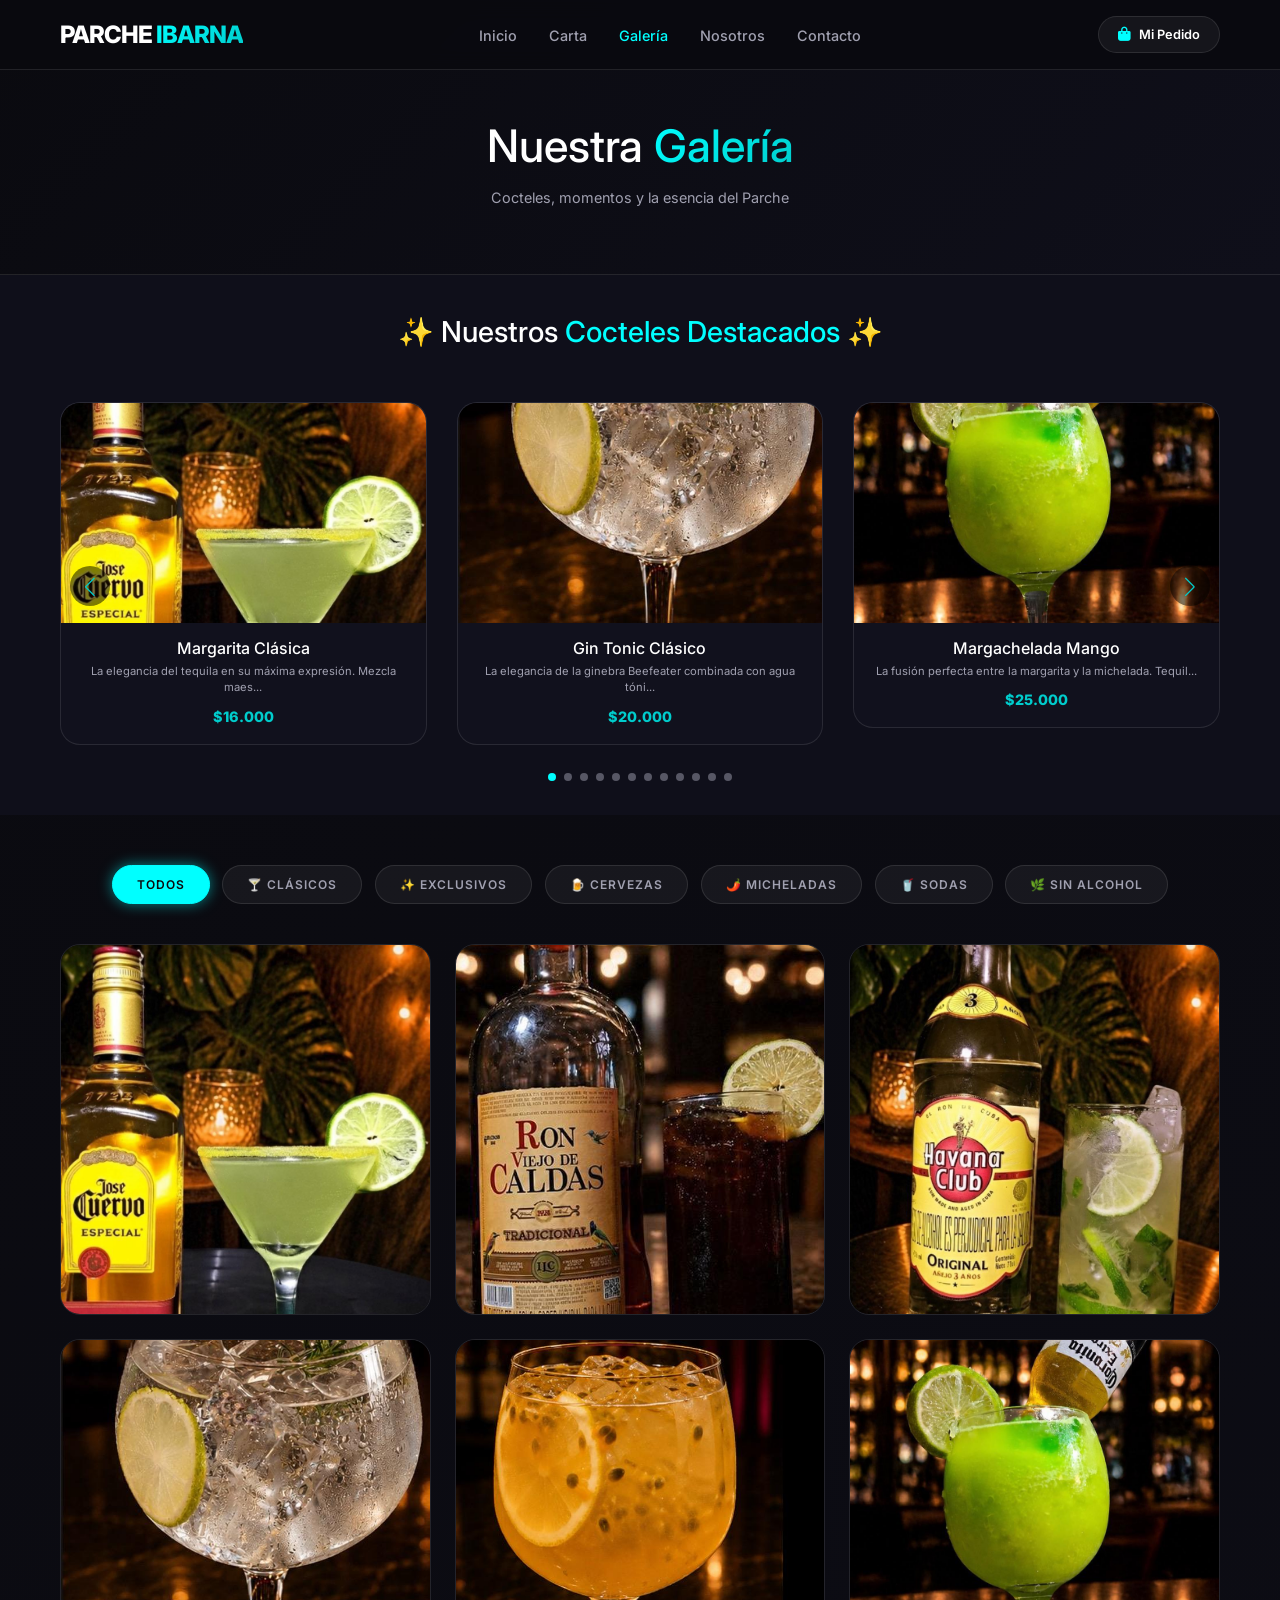
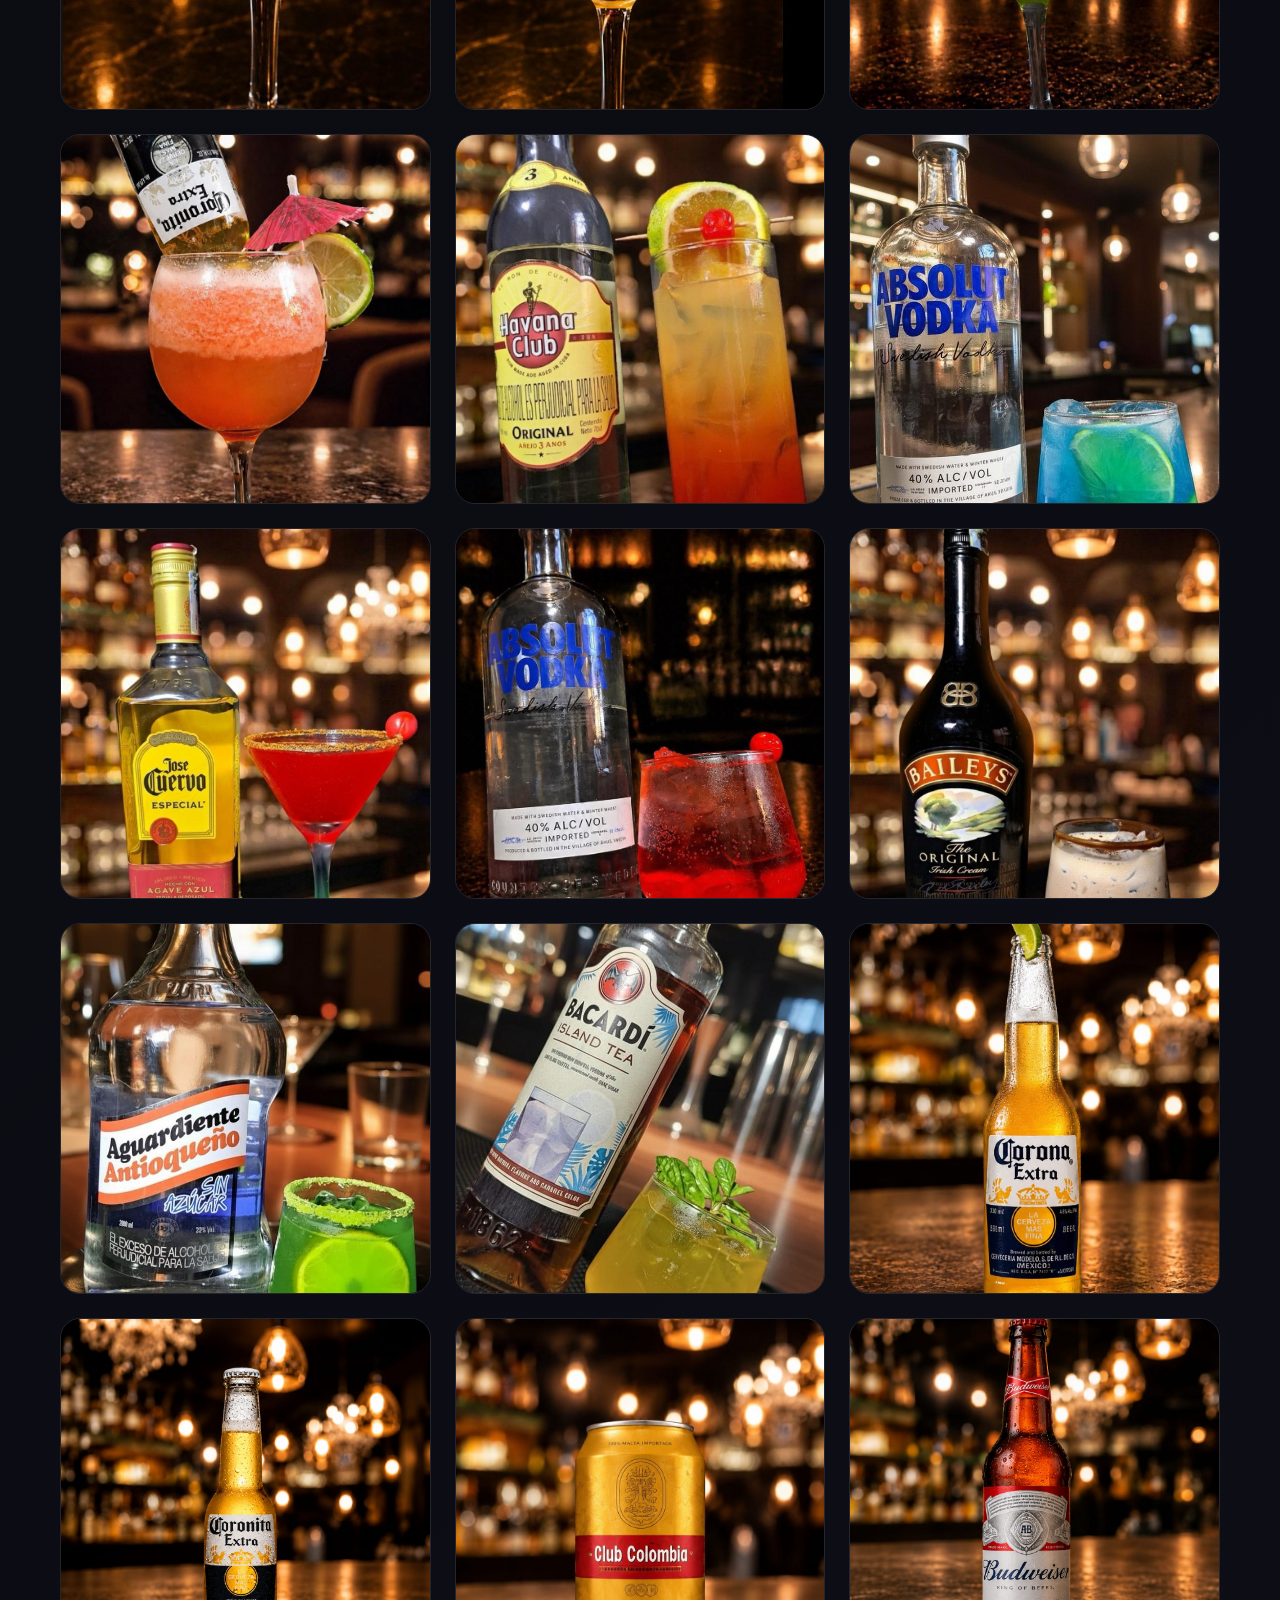
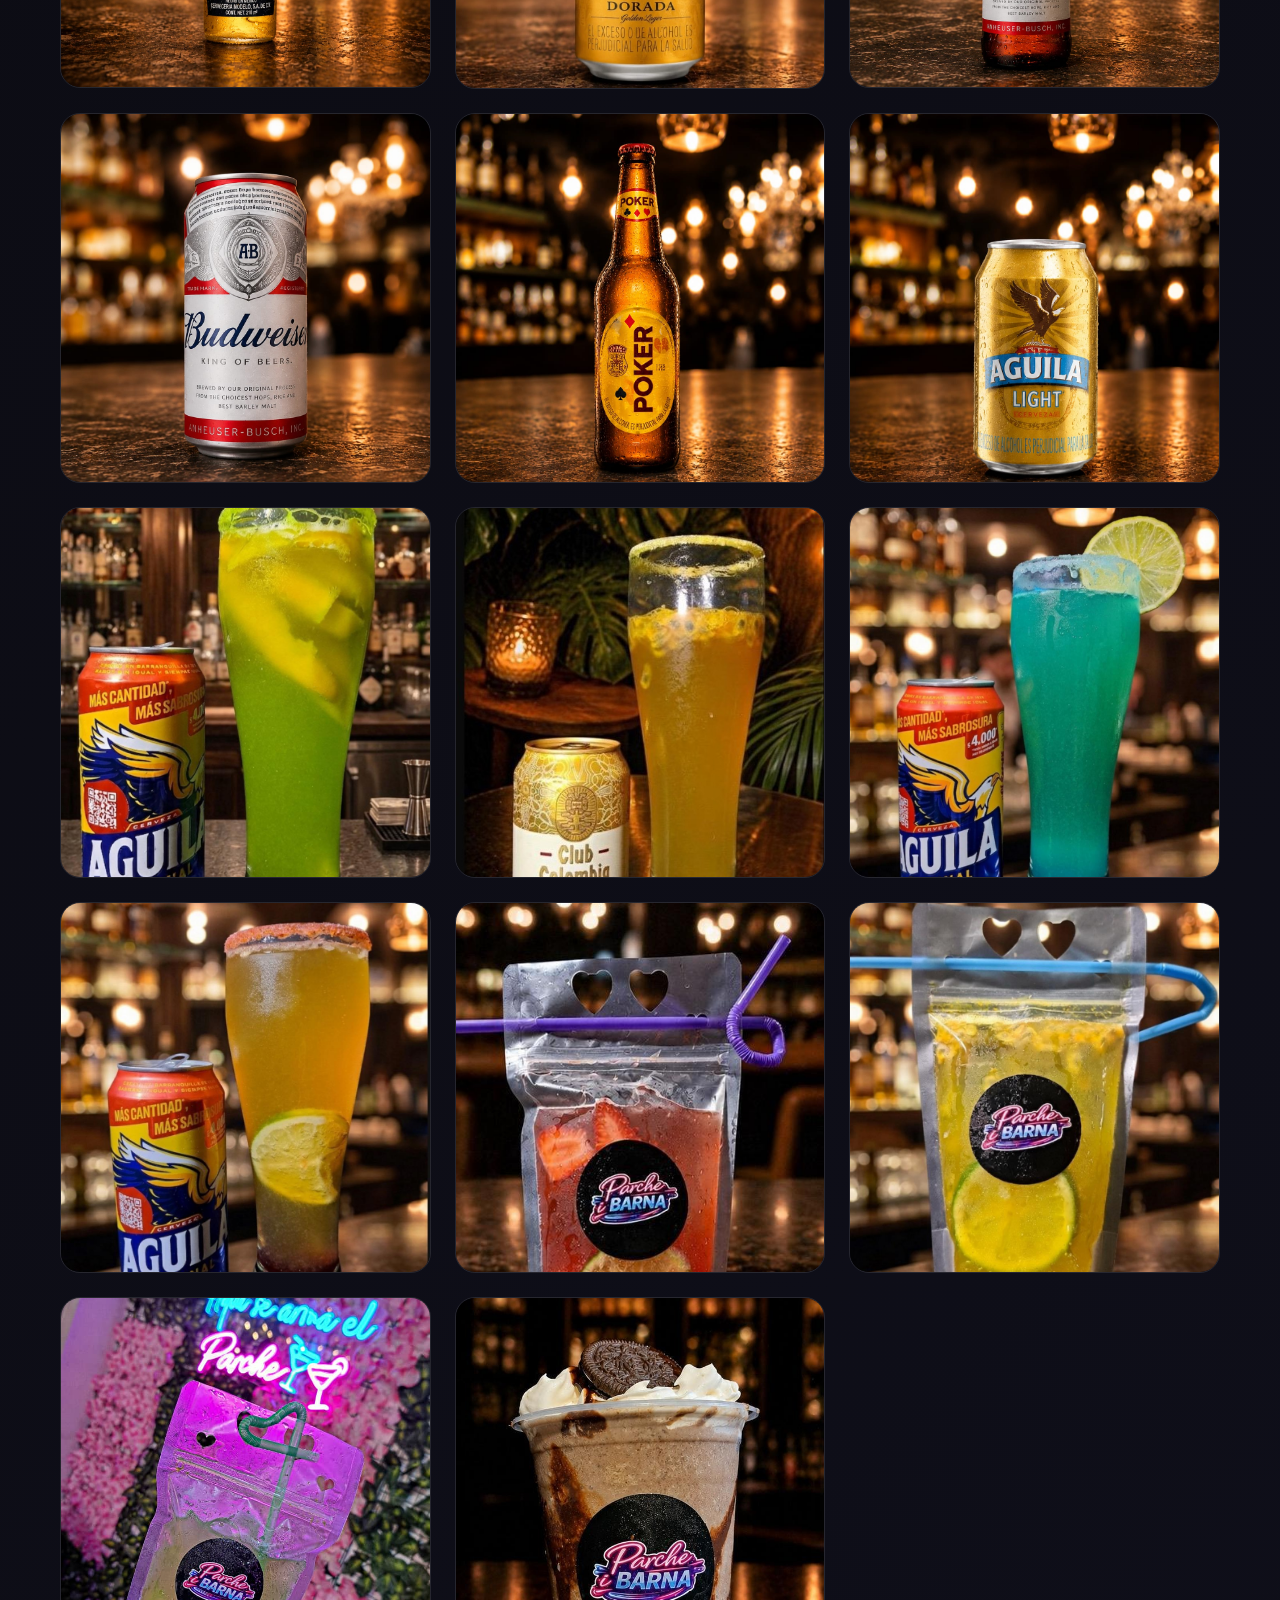
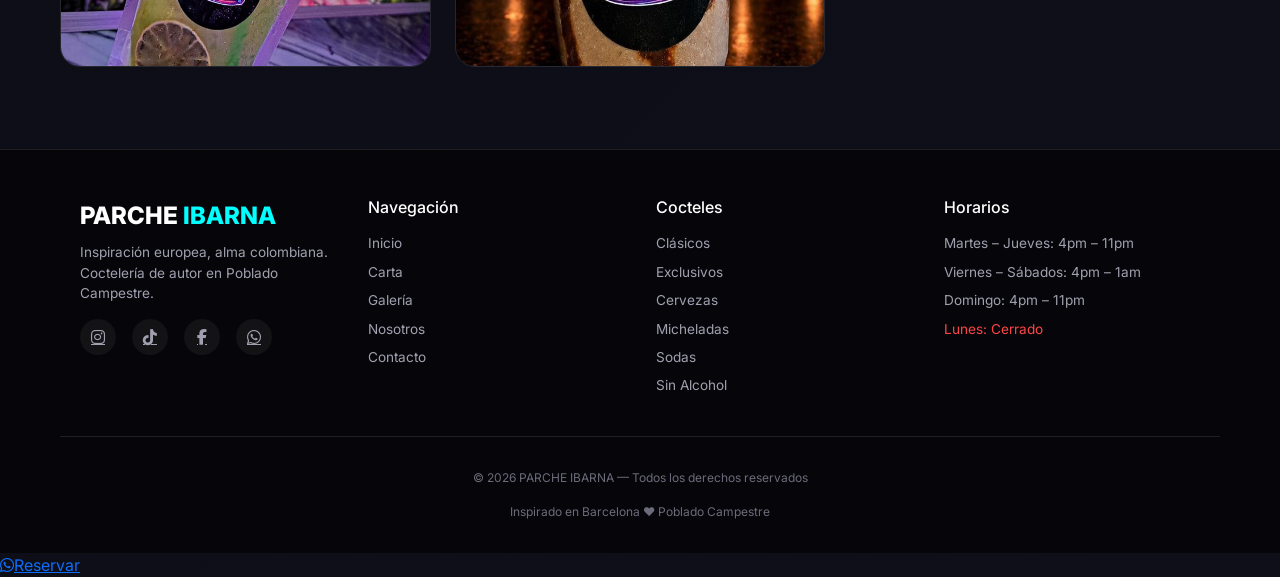
<file: galeria.html>
<!DOCTYPE html>
<html lang="es">
<head>
  <meta charset="UTF-8">
  <meta name="viewport" content="width=device-width, initial-scale=1.0, user-scalable=yes">
  <meta name="description" content="Galería de cocteles PARCHE IBARNA | Imágenes de nuestras creaciones y ambiente.">
  <title>Galería | PARCHE IBARNA - Coctelería de Élite</title>
  
  <link href="https://cdn.jsdelivr.net/npm/bootstrap@5.3.2/dist/css/bootstrap.min.css" rel="stylesheet">
  <link rel="stylesheet" href="https://cdnjs.cloudflare.com/ajax/libs/font-awesome/6.5.0/css/all.min.css">
  <link href="https://fonts.googleapis.com/css2?family=Inter:wght@300;400;500;600;700;800&display=swap" rel="stylesheet">
  <link rel="stylesheet" href="https://cdn.jsdelivr.net/npm/swiper@11/swiper-bundle.min.css" />
  
  <link rel="stylesheet" href="css/global.css">
  <link rel="stylesheet" href="css/galeria.css">
</head>
<body>

<header class="header">
  <nav class="navbar">
    <div class="container">
      <a href="index.html" class="logo">PARCHE <span>IBARNA</span></a>
      <button class="mobile-menu-btn" id="mobileMenuBtn"><i class="fas fa-bars"></i></button>
      <ul class="nav-menu" id="navMenu">
        <li><a href="index.html">Inicio</a></li>
        <li><a href="menu.html">Carta</a></li>
        <li><a href="galeria.html" class="active">Galería</a></li>
        <li><a href="nosotros.html">Nosotros</a></li>
        <li><a href="contacto.html">Contacto</a></li>
      </ul>
      <div class="header-buttons">
        <a href="ordenes.html" class="btn-orders">
          <i class="fas fa-shopping-bag"></i>
          <span>Mi Pedido</span>
          <span class="cart-badge" id="cartBadge">0</span>
        </a>
      </div>
    </div>
  </nav>
</header>

<main>
  <!-- Hero Section -->
  <section class="galeria-hero">
    <div class="container">
      <h1>Nuestra <span>Galería</span></h1>
      <p>Cocteles, momentos y la esencia del Parche</p>
    </div>
  </section>

  <!-- Carrusel Superior - 12 imágenes destacadas -->
  <section class="galeria-carousel">
    <div class="container">
      <h2 class="carousel-title">✨ Nuestros <span>Cocteles Destacados</span> ✨</h2>
      <div class="swiper galeria-swiper">
        <div class="swiper-wrapper" id="carousel-wrapper">
          <!-- Las imágenes se cargarán dinámicamente desde JS -->
        </div>
        <div class="swiper-pagination"></div>
        <div class="swiper-button-prev"></div>
        <div class="swiper-button-next"></div>
      </div>
    </div>
  </section>

  <!-- Filtros y Galería Completa - CATEGORÍAS CORREGIDAS -->
  <section class="galeria-section">
    <div class="container">
      <div class="galeria-filters">
        <button class="filter-btn active" data-filter="all">Todos</button>
        <button class="filter-btn" data-filter="clasicos">🍸 Clásicos</button>
        <button class="filter-btn" data-filter="signature">✨ Exclusivos</button>
        <button class="filter-btn" data-filter="cervezas">🍺 Cervezas</button>
        <button class="filter-btn" data-filter="micheladas">🌶️ Micheladas</button>
        <button class="filter-btn" data-filter="sodas">🥤 Sodas</button>
        <button class="filter-btn" data-filter="sin-alcohol">🌿 Sin Alcohol</button>
      </div>
      <div id="galeria-grid" class="galeria-grid"></div>
    </div>
  </section>
</main>

<footer class="footer">
  <div class="container">
    <div class="footer-content">
      <div class="footer-brand">
        <a href="index.html" class="footer-logo">PARCHE<span> IBARNA</span></a>
        <p>Inspiración europea, alma colombiana. Coctelería de autor en Poblado Campestre.</p>
        <div class="social-links">
          <a href="#"><i class="fab fa-instagram"></i></a>
          <a href="#"><i class="fab fa-tiktok"></i></a>
          <a href="#"><i class="fab fa-facebook-f"></i></a>
          <a href="#"><i class="fab fa-whatsapp"></i></a>
        </div>
      </div>
      <div class="footer-links">
        <h4>Navegación</h4>
        <a href="index.html">Inicio</a>
        <a href="menu.html">Carta</a>
        <a href="galeria.html">Galería</a>
        <a href="nosotros.html">Nosotros</a>
        <a href="contacto.html">Contacto</a>
      </div>
      <div class="footer-links">
        <h4>Cocteles</h4>
        <a href="menu.html#clasicos">Clásicos</a>
        <a href="menu.html#exclusivos">Exclusivos</a>
        <a href="menu.html#cervezas">Cervezas</a>
        <a href="menu.html#micheladas">Micheladas</a>
        <a href="menu.html#sodas">Sodas</a>
        <a href="menu.html#sin-alcohol">Sin Alcohol</a>
      </div>
      <div class="footer-hours">
        <h4>Horarios</h4>
        <p>Martes – Jueves: 4pm – 11pm</p>
        <p>Viernes – Sábados: 4pm – 1am</p>
        <p>Domingo: 4pm – 11pm</p>
        <p class="closed">Lunes: Cerrado</p>
      </div>
    </div>
    <div class="footer-bottom">
      <p>© 2026 PARCHE IBARNA — Todos los derechos reservados</p>
      <p>Inspirado en Barcelona ❤️ Poblado Campestre</p>
    </div>
  </div>
</footer>

<a href="https://wa.me/573204901827" class="whatsapp-float" target="_blank"><i class="fab fa-whatsapp"></i><span>Reservar</span></a>

<script src="https://cdn.jsdelivr.net/npm/bootstrap@5.3.2/dist/js/bootstrap.bundle.min.js"></script>
<script src="https://cdn.jsdelivr.net/npm/swiper@11/swiper-bundle.min.js"></script>
<script src="js/global.js"></script>
<script src="js/menu-data.js"></script>
<script src="js/galeria.js"></script>
</body>
</html>
</file>
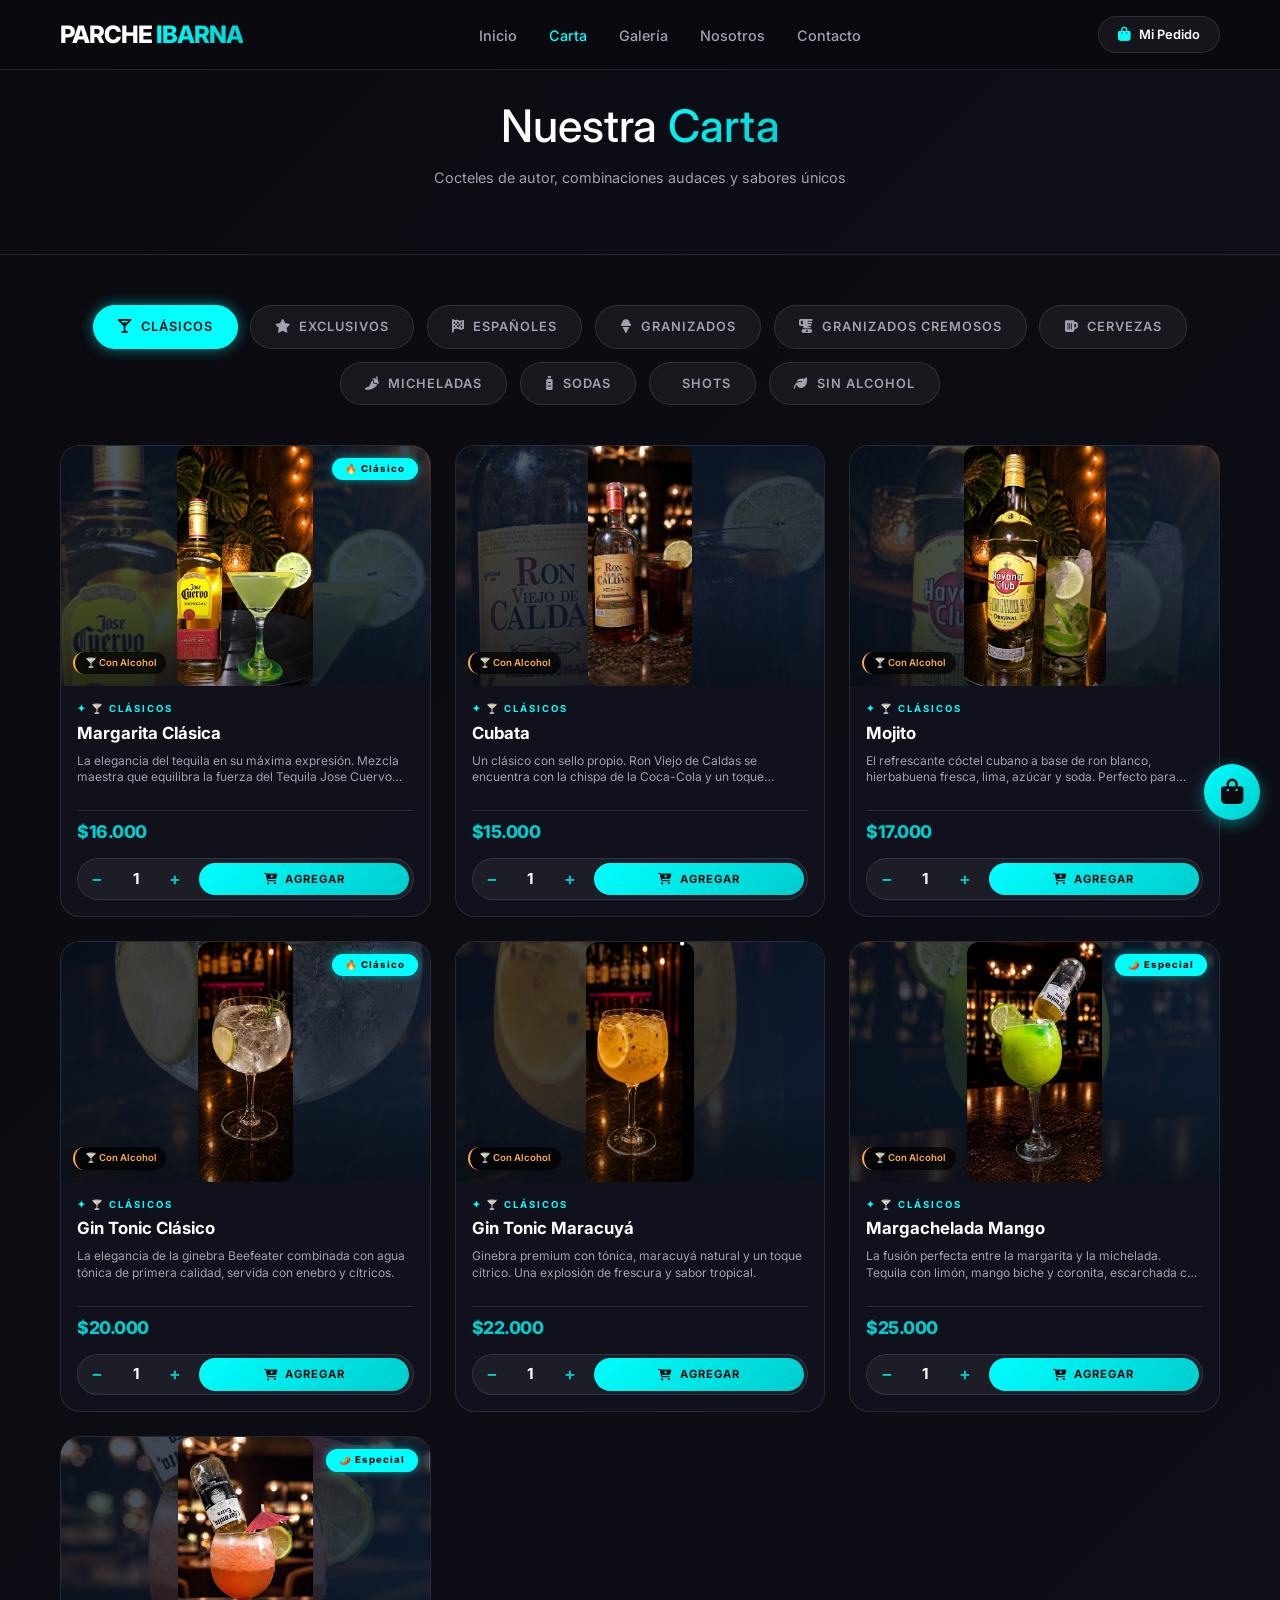
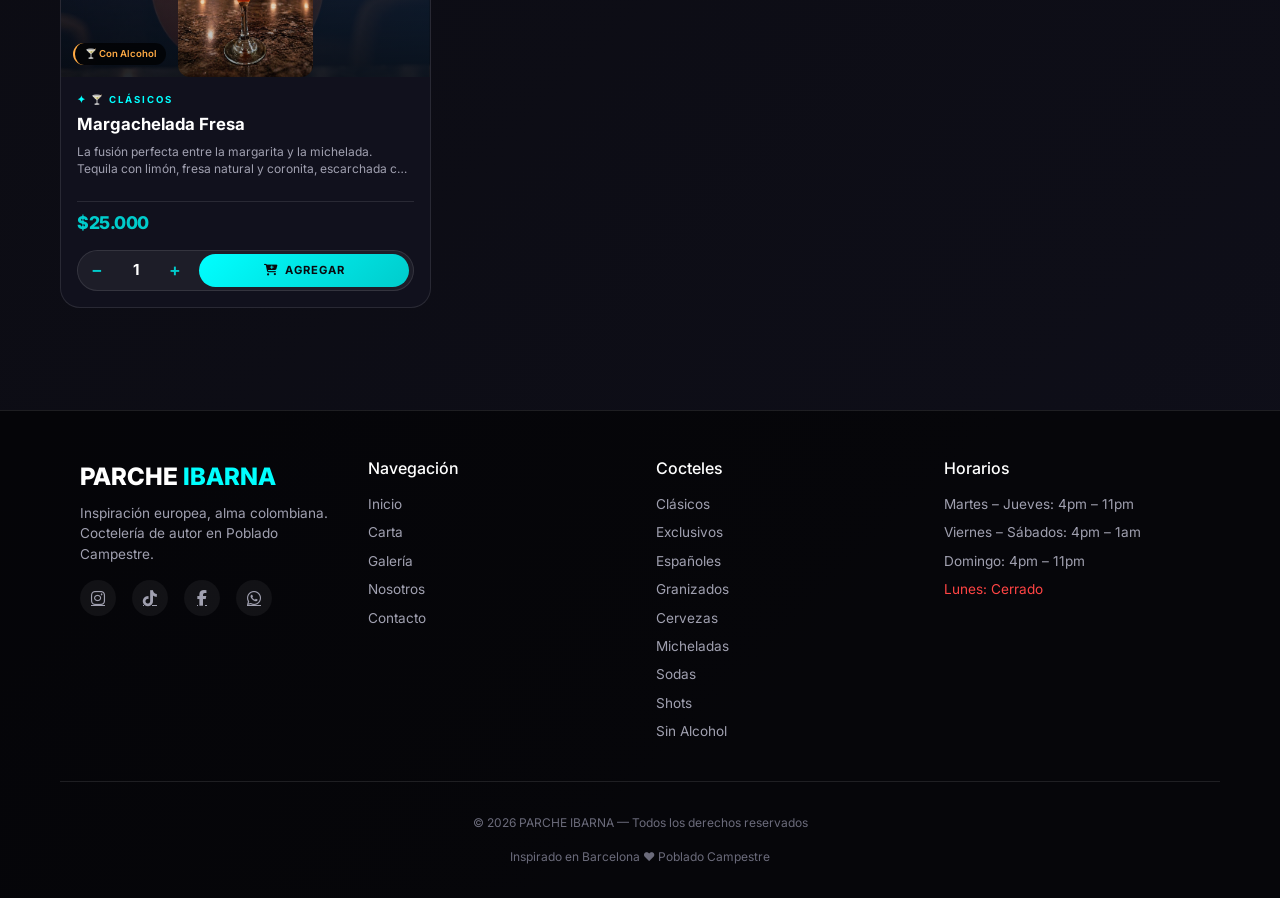
<file: menu.html>
<!DOCTYPE html>
<html lang="es">
<head>
  <meta charset="UTF-8">
  <meta name="viewport" content="width=device-width, initial-scale=1.0, user-scalable=yes">
  <meta name="description" content="Carta de cocteles PARCHE IBARNA | Cocteles con alcohol y sin alcohol, mixología de autor.">
  <title>Carta | PARCHE IBARNA - Coctelería de Élite</title>
  
  <!-- Fonts & Icons -->
  <link href="https://cdn.jsdelivr.net/npm/bootstrap@5.3.2/dist/css/bootstrap.min.css" rel="stylesheet">
  <link rel="stylesheet" href="https://cdnjs.cloudflare.com/ajax/libs/font-awesome/6.5.0/css/all.min.css">
  <link href="https://fonts.googleapis.com/css2?family=Inter:wght@300;400;500;600;700;800&family=Plus+Jakarta+Sans:wght@400;500;600;700;800&display=swap" rel="stylesheet">
  
  <!-- Custom CSS -->
  <link rel="stylesheet" href="css/global.css">
  <link rel="stylesheet" href="css/menu.css">
</head>
<body>

<header class="header">
  <nav class="navbar">
    <div class="container">
      <a href="index.html" class="logo">PARCHE <span>IBARNA</span></a>
      <button class="mobile-menu-btn" id="mobileMenuBtn" aria-label="Menú">
        <i class="fas fa-bars"></i>
      </button>
      <ul class="nav-menu" id="navMenu">
        <li><a href="index.html">Inicio</a></li>
        <li><a href="menu.html" class="active">Carta</a></li>
        <li><a href="galeria.html">Galería</a></li>
        <li><a href="nosotros.html">Nosotros</a></li>
        <li><a href="contacto.html">Contacto</a></li>
        <li class="mobile-order-btn">
          <a href="ordenes.html" class="btn-order-mobile" id="ordenesLinkMobile">
            <i class="fas fa-shopping-bag"></i>
            <span>Mi Pedido</span>
            <span class="cart-badge" id="cartBadgeMobile">0</span>
          </a>
        </li>
      </ul>
      <div class="header-buttons">
        <a href="ordenes.html" class="btn-orders" id="ordenesLinkDesktop">
          <i class="fas fa-shopping-bag"></i>
          <span>Mi Pedido</span>
          <span class="cart-badge" id="cartBadge">0</span>
        </a>
      </div>
    </div>
  </nav>
</header>

<!-- Banner de mesa (se muestra si viene del QR) -->
<div class="mesa-banner-top" id="mesaBannerTop" style="display: none;">
  <div class="container">
    <div class="mesa-banner-content">
      <i class="fas fa-qrcode"></i>
      <span id="mesaNumeroTexto"></span>
    </div>
  </div>
</div>

<!-- Hero Section -->
<section class="menu-hero">
  <div class="container">
    <h1>Nuestra <span>Carta</span></h1>
    <p>Cocteles de autor, combinaciones audaces y sabores únicos</p>
  </div>
</section>

<!-- Menu Section con TODAS las categorías -->
<section class="menu-section">
  <div class="container">
    <div class="menu-tabs">
      <button class="tab-btn active" data-category="clasicos">
        <i class="fas fa-glass-martini-alt"></i> Clásicos
      </button>
      <button class="tab-btn" data-category="exclusivos">
        <i class="fas fa-star"></i> Exclusivos
      </button>
      <button class="tab-btn" data-category="espanoles">
        <i class="fas fa-flag-checkered"></i> Españoles
      </button>
      <button class="tab-btn" data-category="granizados">
        <i class="fas fa-ice-cream"></i> Granizados
      </button>
      <button class="tab-btn" data-category="granizados_cremosos">
        <i class="fas fa-blender"></i> Granizados Cremosos
      </button>
      <button class="tab-btn" data-category="cervezas">
        <i class="fas fa-beer"></i> Cervezas
      </button>
      <button class="tab-btn" data-category="micheladas">
        <i class="fas fa-pepper-hot"></i> Micheladas
      </button>
      <button class="tab-btn" data-category="sodas">
        <i class="fas fa-bottle-water"></i> Sodas
      </button>
      <button class="tab-btn" data-category="shots">
        <i class="fas fa-shot-glass"></i> Shots
      </button>
      <button class="tab-btn" data-category="sin-alcohol">
        <i class="fas fa-leaf"></i> Sin Alcohol
      </button>
    </div>

    <div id="menu-container" class="menu-grid"></div>
  </div>
</section>

<!-- Toast Notification -->
<div id="toastNotification" class="toast-notification"></div>

<!-- Footer -->
<footer class="footer">
  <div class="container">
    <div class="footer-content">
      <div class="footer-brand">
        <a href="index.html" class="footer-logo">PARCHE<span> IBARNA</span></a>
        <p>Inspiración europea, alma colombiana. Coctelería de autor en Poblado Campestre.</p>
        <div class="social-links">
          <a href="#"><i class="fab fa-instagram"></i></a>
          <a href="#"><i class="fab fa-tiktok"></i></a>
          <a href="#"><i class="fab fa-facebook-f"></i></a>
          <a href="#"><i class="fab fa-whatsapp"></i></a>
        </div>
      </div>
      <div class="footer-links">
        <h4>Navegación</h4>
        <a href="index.html">Inicio</a>
        <a href="menu.html">Carta</a>
        <a href="galeria.html">Galería</a>
        <a href="nosotros.html">Nosotros</a>
        <a href="contacto.html">Contacto</a>
      </div>
      <div class="footer-links">
        <h4>Cocteles</h4>
        <a href="menu.html#clasicos">Clásicos</a>
        <a href="menu.html#exclusivos">Exclusivos</a>
        <a href="menu.html#espanoles">Españoles</a>
        <a href="menu.html#granizados">Granizados</a>
        <a href="menu.html#cervezas">Cervezas</a>
        <a href="menu.html#micheladas">Micheladas</a>
        <a href="menu.html#sodas">Sodas</a>
        <a href="menu.html#shots">Shots</a>
        <a href="menu.html#sin-alcohol">Sin Alcohol</a>
      </div>
      <div class="footer-hours">
        <h4>Horarios</h4>
        <p>Martes – Jueves: 4pm – 11pm</p>
        <p>Viernes – Sábados: 4pm – 1am</p>
        <p>Domingo: 4pm – 11pm</p>
        <p class="closed">Lunes: Cerrado</p>
      </div>
    </div>
    <div class="footer-bottom">
      <p>© 2026 PARCHE IBARNA — Todos los derechos reservados</p>
      <p>Inspirado en Barcelona ❤️ Poblado Campestre</p>
    </div>
  </div>
</footer>

<!-- Botón flotante para móvil -->
<a href="ordenes.html" class="float-order-btn" id="floatOrderBtn">
  <i class="fas fa-shopping-bag"></i>
  <span class="float-order-count" id="floatOrderCount">0</span>
</a>

<!-- Scripts -->
<script src="https://cdn.jsdelivr.net/npm/bootstrap@5.3.2/dist/js/bootstrap.bundle.min.js"></script>
<script src="js/global.js"></script>
<script src="js/menu-data.js"></script>
<script src="js/menu.js"></script>
</body>
</html>
</file>
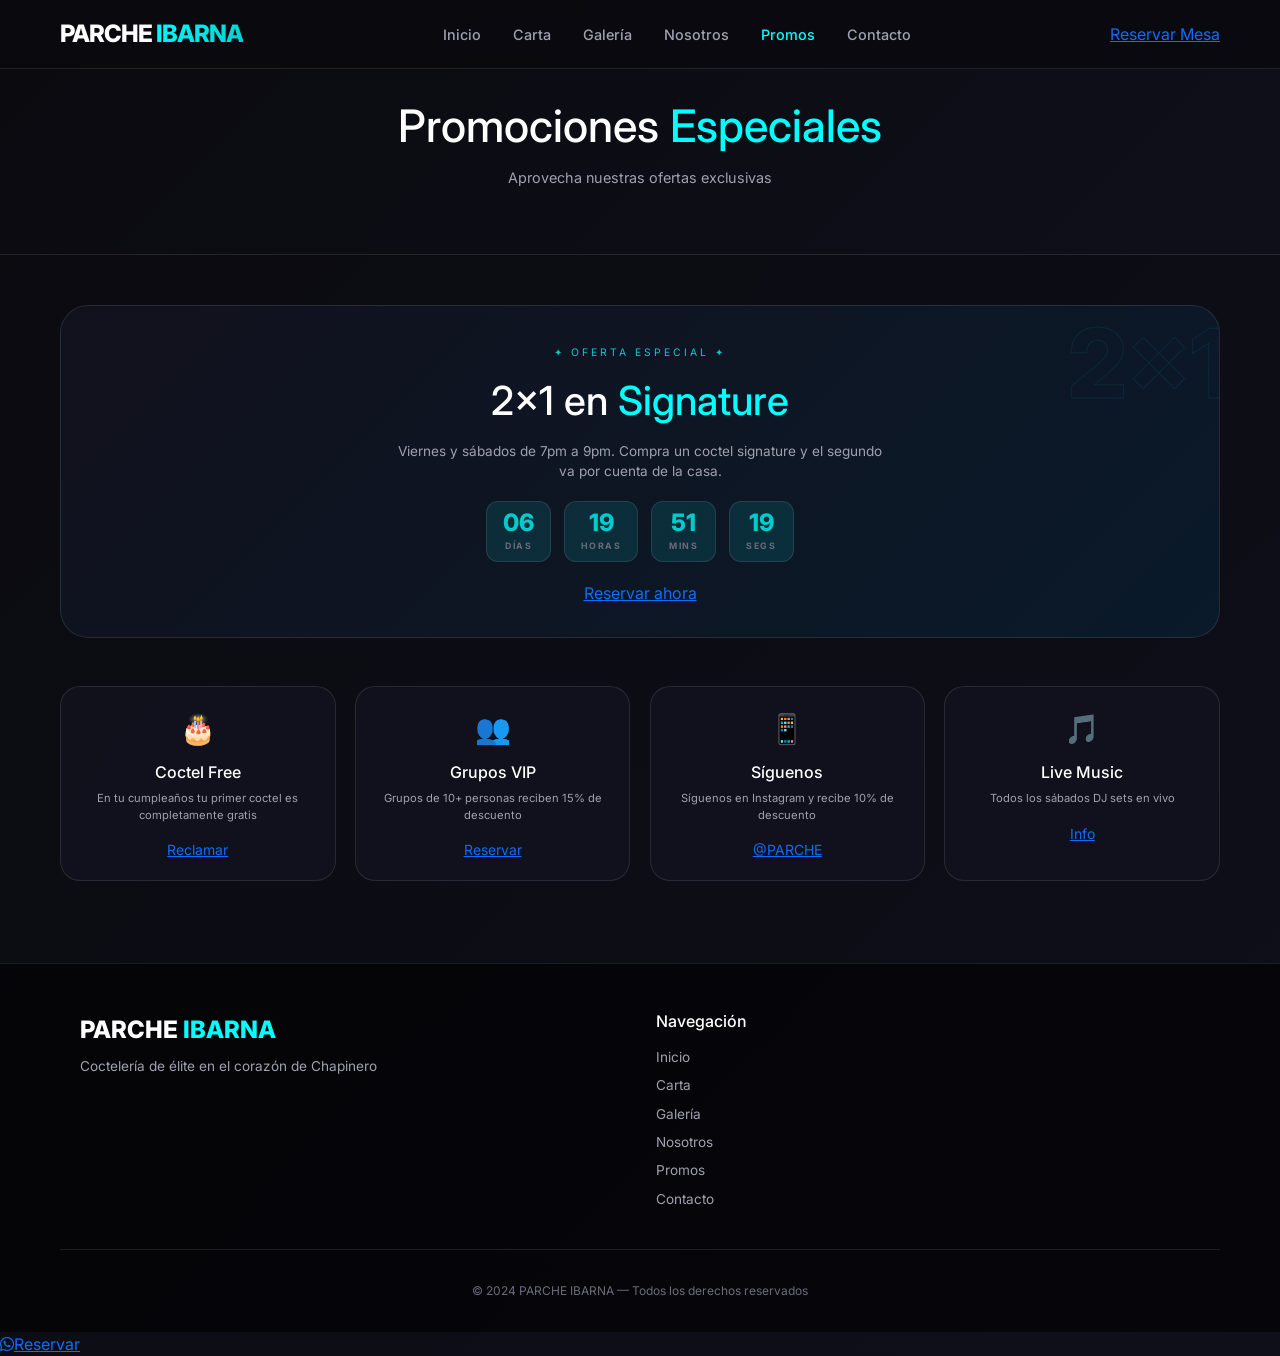
<file: promociones.html>
<!DOCTYPE html>
<html lang="es">
<head>
  <meta charset="UTF-8">
  <meta name="viewport" content="width=device-width, initial-scale=1.0">
  <meta name="description" content="Promociones especiales de cocteles en PARCHE IBARNA | 2x1, happy hour y más.">
  <title>Promociones | PARCHE IBARNA - Coctelería de Élite</title>
  
  <link href="https://cdn.jsdelivr.net/npm/bootstrap@5.3.2/dist/css/bootstrap.min.css" rel="stylesheet">
  <link rel="stylesheet" href="https://cdnjs.cloudflare.com/ajax/libs/font-awesome/6.5.0/css/all.min.css">
  <link href="https://fonts.googleapis.com/css2?family=Inter:wght@300;400;500;600;700;800&display=swap" rel="stylesheet">
  
  <link rel="stylesheet" href="css/global.css">
  <link rel="stylesheet" href="css/promociones.css">
</head>
<body>

<header class="header">
  <nav class="navbar">
    <div class="container">
      <a href="index.html" class="logo">PARCHE <span>IBARNA</span></a>
      <button class="mobile-menu-btn" id="mobileMenuBtn"><i class="fas fa-bars"></i></button>
      <ul class="nav-menu" id="navMenu">
        <li><a href="index.html">Inicio</a></li>
        <li><a href="menu.html">Carta</a></li>
        <li><a href="galeria.html">Galería</a></li>
        <li><a href="nosotros.html">Nosotros</a></li>
        <li><a href="promociones.html" class="active">Promos</a></li>
        <li><a href="contacto.html">Contacto</a></li>
      </ul>
      <a href="contacto.html" class="btn-reserve">Reservar Mesa</a>
    </div>
  </nav>
</header>

<main>
  <section class="promos-hero">
    <div class="container">
      <h1>Promociones <span>Especiales</span></h1>
      <p>Aprovecha nuestras ofertas exclusivas</p>
    </div>
  </section>

  <section class="promos-section">
    <div class="container">
      <div class="promo-main">
        <div class="promo-card large">
          <span class="promo-badge">✦ Oferta Especial ✦</span>
          <h2>2×1 en <span>Signature</span></h2>
          <p>Viernes y sábados de 7pm a 9pm. Compra un coctel signature y el segundo va por cuenta de la casa.</p>
          <div class="countdown" id="countdown">
            <div class="countdown-unit"><span class="days">00</span><span>Días</span></div>
            <div class="countdown-unit"><span class="hours">00</span><span>Horas</span></div>
            <div class="countdown-unit"><span class="minutes">00</span><span>Mins</span></div>
            <div class="countdown-unit"><span class="seconds">00</span><span>Segs</span></div>
          </div>
          <a href="contacto.html" class="btn-primary">Reservar ahora</a>
        </div>
      </div>

      <div class="promos-grid">
        <div class="promo-card small">
          <div class="promo-icon">🎂</div>
          <h3>Coctel Free</h3>
          <p>En tu cumpleaños tu primer coctel es completamente gratis</p>
          <a href="contacto.html" class="btn-small">Reclamar</a>
        </div>
        <div class="promo-card small">
          <div class="promo-icon">👥</div>
          <h3>Grupos VIP</h3>
          <p>Grupos de 10+ personas reciben 15% de descuento</p>
          <a href="contacto.html" class="btn-small">Reservar</a>
        </div>
        <div class="promo-card small">
          <div class="promo-icon">📱</div>
          <h3>Síguenos</h3>
          <p>Síguenos en Instagram y recibe 10% de descuento</p>
          <a href="#" class="btn-small">@PARCHE</a>
        </div>
        <div class="promo-card small">
          <div class="promo-icon">🎵</div>
          <h3>Live Music</h3>
          <p>Todos los sábados DJ sets en vivo</p>
          <a href="contacto.html" class="btn-small">Info</a>
        </div>
      </div>
    </div>
  </section>
</main>

<footer class="footer">
  <div class="container">
    <div class="footer-content">
      <div class="footer-brand">
        <a href="index.html" class="footer-logo">PARCHE<span> IBARNA</span></a>
        <p>Coctelería de élite en el corazón de Chapinero</p>
      </div>
      <div class="footer-links">
        <h4>Navegación</h4>
        <a href="index.html">Inicio</a>
        <a href="menu.html">Carta</a>
        <a href="galeria.html">Galería</a>
        <a href="nosotros.html">Nosotros</a>
        <a href="promociones.html">Promos</a>
        <a href="contacto.html">Contacto</a>
      </div>
    </div>
    <div class="footer-bottom">
      <p>© 2024 PARCHE IBARNA — Todos los derechos reservados</p>
    </div>
  </div>
</footer>

<a href="https://wa.me/573204901827" class="whatsapp-float" target="_blank"><i class="fab fa-whatsapp"></i><span>Reservar</span></a>

<script src="https://cdn.jsdelivr.net/npm/bootstrap@5.3.2/dist/js/bootstrap.bundle.min.js"></script>
<script src="js/global.js"></script>
<script src="js/promociones.js"></script>
</body>
</html>
</file>
<file: css/global.css>
/* ============================================
   PARCHE IBARNA - Global Styles
   Con botón Mi Pedido visible en móvil
============================================ */

:root {
    --primary: #00ffff;
    --primary-light: #00cccc;
    --primary-dark: #009999;
    --primary-glow: rgba(0, 255, 255, 0.5);
    --bg-dark: #0a0a0f;
    --bg-dark-2: #0f0f1a;
    --bg-dark-3: #151520;
    --bg-card-solid: rgba(18, 18, 30, 0.95);
    --bg-glass: rgba(255, 255, 255, 0.05);
    --text-white: #ffffff;
    --text-gray: #a0a0b0;
    --text-gray-light: #c0c0d0;
    --text-dim: #6b6b7b;
    --border-light: rgba(255, 255, 255, 0.1);
    --border-medium: rgba(0, 255, 255, 0.3);
    --surface-1: rgba(255, 255, 255, 0.05);
    --surface-2: rgba(255, 255, 255, 0.08);
    --transition: all 0.3s ease;
}

* {
    margin: 0;
    padding: 0;
    box-sizing: border-box;
}

body {
    background: linear-gradient(135deg, var(--bg-dark), var(--bg-dark-2));
    color: var(--text-white);
    font-family: 'Inter', sans-serif;
    overflow-x: hidden;
    min-height: 100vh;
}

/* ============================================
   HEADER - NAVBAR
============================================ */
.header {
    position: fixed;
    top: 0;
    left: 0;
    right: 0;
    width: 100%;
    z-index: 1000;
    background: rgba(10, 10, 15, 0.95);
    backdrop-filter: blur(10px);
    border-bottom: 1px solid var(--border-light);
    transition: var(--transition);
}

.header.scrolled {
    background: rgba(10, 10, 15, 0.98);
    box-shadow: 0 4px 15px rgba(0, 0, 0, 0.3);
}

.navbar {
    padding: 1rem 0;
}

.navbar .container {
    display: flex;
    justify-content: space-between;
    align-items: center;
    max-width: 1200px;
    margin: 0 auto;
    padding: 0 20px;
    position: relative;
}

.logo {
    font-size: 1.5rem;
    font-weight: 800;
    text-decoration: none;
    color: var(--text-white);
    letter-spacing: -1px;
    z-index: 1001;
}

.logo span {
    background: linear-gradient(135deg, var(--primary), var(--primary-light));
    -webkit-background-clip: text;
    background-clip: text;
    color: transparent;
}

/* Menú de navegación desktop */
.nav-menu {
    display: flex;
    gap: 2rem;
    list-style: none;
    margin: 0;
    padding: 0;
}

.nav-menu li {
    list-style: none;
}

.nav-menu a {
    color: var(--text-gray);
    text-decoration: none;
    font-weight: 500;
    font-size: 0.9rem;
    transition: var(--transition);
}

.nav-menu a:hover,
.nav-menu a.active {
    color: var(--primary);
}

/* Botón menú móvil */
.mobile-menu-btn {
    display: none;
    background: none;
    border: none;
    color: var(--text-white);
    font-size: 1.5rem;
    cursor: pointer;
    z-index: 1001;
    padding: 0.5rem;
    transition: var(--transition);
}

.mobile-menu-btn:hover {
    color: var(--primary);
}

/* Botones del header desktop */
.header-buttons {
    display: flex;
    align-items: center;
    gap: 0.8rem;
    z-index: 1001;
}

.btn-orders {
    display: flex;
    align-items: center;
    gap: 0.5rem;
    background: var(--surface-1);
    border: 1px solid var(--border-light);
    padding: 0.5rem 1.2rem;
    border-radius: 40px;
    text-decoration: none;
    color: var(--text-white);
    font-weight: 600;
    font-size: 0.8rem;
    transition: var(--transition);
}

.btn-orders i {
    color: var(--primary);
    font-size: 0.9rem;
}

.btn-orders:hover {
    border-color: var(--primary);
    transform: translateY(-2px);
    background: rgba(0, 255, 255, 0.1);
    color: var(--text-white);
}

.cart-badge {
    background: #ff4444;
    color: white;
    border-radius: 50%;
    width: 20px;
    height: 20px;
    font-size: 0.65rem;
    display: inline-flex;
    align-items: center;
    justify-content: center;
    margin-left: 0.3rem;
}

/* Botón móvil dentro del menú */
.mobile-order-btn {
    display: none;
    margin-top: 1rem;
    padding-top: 1rem;
    border-top: 1px solid var(--border-light);
}

.btn-order-mobile {
    display: flex;
    align-items: center;
    justify-content: center;
    gap: 0.5rem;
    background: linear-gradient(135deg, var(--primary), var(--primary-light));
    border: none;
    padding: 0.8rem;
    border-radius: 40px;
    text-decoration: none;
    color: var(--bg-dark);
    font-weight: 700;
    font-size: 0.9rem;
    transition: var(--transition);
    width: 100%;
}

.btn-order-mobile i {
    font-size: 1rem;
    color: var(--bg-dark);
}

.btn-order-mobile:hover {
    transform: translateY(-2px);
    box-shadow: 0 4px 15px var(--primary-glow);
    color: var(--bg-dark);
}

/* ============================================
   RESPONSIVE - MENÚ MÓVIL
=========================================== */
@media (max-width: 768px) {
    .mobile-menu-btn {
        display: block;
    }
    
    .nav-menu {
        position: fixed;
        top: 0;
        right: -100%;
        width: 280px;
        height: 100vh;
        background: rgba(10, 10, 15, 0.98);
        backdrop-filter: blur(20px);
        flex-direction: column;
        justify-content: flex-start;
        align-items: stretch;
        gap: 0.5rem;
        padding: 80px 1.5rem 2rem;
        transition: right 0.3s ease-in-out;
        z-index: 1000;
        margin: 0;
        border-left: 1px solid var(--border-light);
        box-shadow: -5px 0 30px rgba(0, 0, 0, 0.5);
        overflow-y: auto;
    }
    
    .nav-menu.active {
        right: 0;
    }
    
    .nav-menu li {
        width: 100%;
        text-align: center;
    }
    
    .nav-menu a {
        font-size: 1rem;
        padding: 0.8rem;
        display: block;
        width: 100%;
        border-radius: 12px;
        transition: all 0.3s;
    }
    
    .nav-menu a:hover,
    .nav-menu a.active {
        background: rgba(0, 255, 255, 0.1);
        color: var(--primary);
    }
    
    /* Mostrar botón Mi Pedido en móvil */
    .mobile-order-btn {
        display: block;
        margin-top: 1.5rem;
        padding-top: 1.5rem;
    }
    
    /* Ocultar botones del header en móvil */
    .header-buttons {
        display: none;
    }
}

@media (max-width: 480px) {
    .nav-menu {
        width: 100%;
        right: -100%;
    }
    
    .logo {
        font-size: 1.2rem;
    }
}

/* ============================================
   FOOTER
============================================ */
.footer {
    background: rgba(0, 0, 0, 0.6);
    border-top: 1px solid var(--border-light);
    padding: 3rem 0 1rem;
    margin-top: 2rem;
}

.footer-content {
    display: grid;
    grid-template-columns: repeat(auto-fit, minmax(250px, 1fr));
    gap: 2rem;
    max-width: 1200px;
    margin: 0 auto;
    padding: 0 20px;
}

.footer-logo {
    font-size: 1.5rem;
    font-weight: 800;
    text-decoration: none;
    color: var(--text-white);
}

.footer-logo span {
    color: var(--primary);
}

.footer-brand p {
    color: var(--text-gray);
    font-size: 0.85rem;
    margin-top: 0.5rem;
}

.social-links {
    display: flex;
    gap: 1rem;
    margin-top: 1rem;
}

.social-links a {
    display: flex;
    align-items: center;
    justify-content: center;
    width: 36px;
    height: 36px;
    background: var(--surface-1);
    border-radius: 50%;
    color: var(--text-gray);
    transition: var(--transition);
}

.social-links a:hover {
    background: var(--primary);
    color: var(--bg-dark);
    transform: translateY(-3px);
}

.footer-links h4,
.footer-hours h4 {
    color: var(--text-white);
    font-size: 1rem;
    margin-bottom: 1rem;
}

.footer-links a {
    display: block;
    color: var(--text-gray);
    text-decoration: none;
    font-size: 0.85rem;
    margin-bottom: 0.5rem;
    transition: var(--transition);
}

.footer-links a:hover {
    color: var(--primary);
    transform: translateX(5px);
}

.footer-hours p {
    color: var(--text-gray);
    font-size: 0.85rem;
    margin-bottom: 0.5rem;
}

.footer-hours .closed {
    color: #ff4444;
}

.footer-bottom {
    text-align: center;
    padding-top: 2rem;
    margin-top: 2rem;
    border-top: 1px solid var(--border-light);
    color: var(--text-dim);
    font-size: 0.75rem;
}

.container {
    max-width: 1200px;
    margin: 0 auto;
    padding: 0 20px;
}

/* ============================================
   TOAST NOTIFICATION
============================================ */
.toast-notification {
    position: fixed;
    bottom: 30px;
    left: 50%;
    transform: translateX(-50%) translateY(100px);
    background: linear-gradient(135deg, var(--primary), var(--primary-light));
    color: var(--bg-dark);
    padding: 0.8rem 1.5rem;
    border-radius: 50px;
    font-weight: 600;
    font-size: 0.85rem;
    z-index: 1100;
    opacity: 0;
    transition: all 0.3s ease;
    box-shadow: 0 4px 20px rgba(0, 0, 0, 0.3);
    white-space: nowrap;
    pointer-events: none;
}

.toast-notification.show {
    transform: translateX(-50%) translateY(0);
    opacity: 1;
}

@media (max-width: 576px) {
    .toast-notification {
        font-size: 0.7rem;
        padding: 0.6rem 1rem;
        white-space: nowrap;
    }
}
</file>
<file: css/menu.css>
/* ============================================
   PARCHE IBARNA - Menu Page (Cards con fondo elegante)
   Imágenes verticales con fondo borroso
============================================ */

/* Menu Hero */
.menu-hero {
  padding: 100px 0 50px;
  text-align: center;
  background: linear-gradient(135deg, var(--bg-dark), var(--bg-dark-2));
  border-bottom: 1px solid var(--border-light);
}

.menu-hero h1 {
  font-size: clamp(1.8rem, 6vw, 2.8rem);
  margin-bottom: 0.8rem;
}

.menu-hero h1 span {
  color: var(--primary);
  background: linear-gradient(135deg, var(--primary), var(--primary-light));
  -webkit-background-clip: text;
  background-clip: text;
  color: transparent;
}

.menu-hero p {
  color: var(--text-gray);
  font-size: 0.9rem;
  padding: 0 16px;
}

/* Menu Section */
.menu-section {
  padding: 50px 0 70px;
}

/* Tabs */
.menu-tabs {
  display: flex;
  justify-content: center;
  gap: 0.8rem;
  flex-wrap: wrap;
  margin-bottom: 2.5rem;
}

.tab-btn {
  background: var(--surface-1);
  border: 1px solid var(--border-light);
  border-radius: 50px;
  padding: 0.7rem 1.5rem;
  font-size: 0.8rem;
  font-weight: 600;
  text-transform: uppercase;
  letter-spacing: 1px;
  color: var(--text-gray);
  cursor: pointer;
  transition: all 0.3s ease;
  display: inline-flex;
  align-items: center;
  gap: 0.5rem;
}

.tab-btn i {
  font-size: 0.85rem;
}

.tab-btn:hover {
  border-color: var(--primary);
  color: var(--text-white);
  transform: translateY(-2px);
}

.tab-btn.active {
  background: var(--primary);
  border-color: var(--primary);
  color: var(--bg-dark);
  box-shadow: 0 0 14px var(--primary-glow);
}

/* Menu Grid - Cards */
.menu-grid {
  display: grid;
  grid-template-columns: repeat(auto-fill, minmax(300px, 1fr));
  gap: 1.5rem;
}

/* Card */
.menu-card {
  background: var(--bg-card-solid);
  border: 1px solid var(--border-light);
  border-radius: 20px;
  overflow: hidden;
  transition: all 0.3s ease;
  position: relative;
  display: flex;
  flex-direction: column;
  height: 100%;
}

.menu-card:hover {
  transform: translateY(-4px);
  border-color: var(--border-medium);
  box-shadow: 0 8px 25px rgba(0, 255, 255, 0.15);
}

/* Contenedor de la imagen con efecto de fondo */
.menu-image {
  position: relative;
  overflow: hidden;
  background: linear-gradient(135deg, #0a1525, #102035);
  flex-shrink: 0;
  height: auto;
  min-height: 220px;
  display: flex;
  align-items: center;
  justify-content: center;
}

/* Imagen de fondo borroso (efecto elegante) */
.menu-image::before {
  content: '';
  position: absolute;
  top: 0;
  left: 0;
  right: 0;
  bottom: 0;
  background-size: cover;
  background-position: center;
  background-repeat: no-repeat;
  filter: blur(20px);
  opacity: 0.5;
  z-index: 0;
  transition: opacity 0.3s ease;
}

/* Imagen principal */
.menu-image img {
  position: relative;
  width: auto;
  height: 220px;
  max-width: 90%;
  object-fit: contain;
  transition: transform 0.4s ease;
  display: block;
  z-index: 1;
  border-radius: 12px;
}

.menu-card:hover .menu-image img {
  transform: scale(1.03);
}

/* Placeholder para imágenes que no cargan */
.menu-placeholder {
  width: 100%;
  height: 220px;
  display: flex;
  align-items: center;
  justify-content: center;
  font-size: 3rem;
  background: linear-gradient(135deg, #0a1525, #102035);
  position: relative;
  z-index: 1;
}

/* Badge para destacados */
.menu-badge {
  position: absolute;
  top: 12px;
  right: 12px;
  background: var(--primary);
  color: var(--bg-dark);
  font-size: 0.6rem;
  font-weight: 800;
  letter-spacing: 1px;
  padding: 0.25rem 0.8rem;
  border-radius: 30px;
  z-index: 2;
  box-shadow: 0 0 10px var(--primary-glow);
}

/* Overlay sutil */
.menu-overlay {
  position: absolute;
  inset: 0;
  background: linear-gradient(180deg, transparent 60%, rgba(0, 0, 0, 0.4));
  pointer-events: none;
  z-index: 1;
}

/* Cuerpo de la card */
.menu-body {
  padding: 1rem;
  flex: 1;
  display: flex;
  flex-direction: column;
}

.menu-category {
  font-size: 0.6rem;
  font-weight: 700;
  letter-spacing: 2px;
  text-transform: uppercase;
  color: var(--primary);
  margin-bottom: 0.4rem;
  display: block;
}

.menu-title {
  font-size: 1.05rem;
  font-weight: 700;
  margin-bottom: 0.5rem;
  line-height: 1.3;
  color: var(--text-white);
}

.menu-description {
  font-size: 0.75rem;
  color: var(--text-gray);
  margin-bottom: 1rem;
  line-height: 1.4;
  display: -webkit-box;
  -webkit-line-clamp: 2;
  -webkit-box-orient: vertical;
  overflow: hidden;
  flex: 1;
}

.menu-footer {
  display: flex;
  justify-content: space-between;
  align-items: center;
  margin-top: 0.5rem;
  padding-top: 0.5rem;
  border-top: 1px solid var(--border-light);
}

.menu-price {
  font-weight: 800;
  font-size: 1.1rem;
  color: var(--primary-light);
  letter-spacing: -0.5px;
}

/* CONTROLES DE CANTIDAD Y BOTÓN AGREGAR */
.quantity-controls-wrapper {
  margin-top: 0.8rem;
}

.quantity-selector {
  display: flex;
  align-items: center;
  justify-content: space-between;
  gap: 0.5rem;
  background: var(--surface-1);
  border: 1px solid var(--border-light);
  border-radius: 60px;
  padding: 0.2rem;
  transition: all 0.3s ease;
}

.quantity-selector:hover {
  border-color: var(--border-medium);
  background: var(--surface-2);
}

.qty-btn {
  width: 32px;
  height: 32px;
  border-radius: 50%;
  background: transparent;
  border: none;
  color: var(--primary-light);
  font-size: 1.1rem;
  font-weight: 600;
  cursor: pointer;
  transition: all 0.2s ease;
  display: flex;
  align-items: center;
  justify-content: center;
}

.qty-btn:hover {
  background: var(--primary);
  color: var(--bg-dark);
  transform: scale(1.05);
}

.qty-value {
  font-weight: 700;
  font-size: 0.95rem;
  color: var(--text-white);
  min-width: 30px;
  text-align: center;
}

.btn-add-to-cart {
  flex: 1;
  background: linear-gradient(135deg, var(--primary), var(--primary-light));
  border: none;
  border-radius: 60px;
  padding: 0.5rem;
  font-size: 0.7rem;
  font-weight: 700;
  text-transform: uppercase;
  letter-spacing: 1px;
  color: var(--bg-dark);
  cursor: pointer;
  transition: all 0.3s ease;
  display: flex;
  align-items: center;
  justify-content: center;
  gap: 0.4rem;
}

.btn-add-to-cart i {
  font-size: 0.75rem;
}

.btn-add-to-cart:hover {
  transform: translateY(-2px);
  box-shadow: 0 4px 15px var(--primary-glow);
}

/* Alcohol indicator */
.alcohol-badge {
  position: absolute;
  bottom: 12px;
  left: 12px;
  font-size: 0.6rem;
  font-weight: 600;
  padding: 0.25rem 0.6rem;
  border-radius: 30px;
  background: rgba(0, 0, 0, 0.7);
  backdrop-filter: blur(5px);
  z-index: 2;
}

.alcohol-badge.with-alcohol {
  color: #ffaa44;
  border-left: 2px solid #ffaa44;
}

.alcohol-badge.no-alcohol {
  color: #44ffaa;
  border-left: 2px solid #44ffaa;
}

/* Empty State */
.empty-state {
  text-align: center;
  padding: 3rem;
  color: var(--text-dim);
  grid-column: 1 / -1;
}

.empty-state i {
  font-size: 2.5rem;
  margin-bottom: 1rem;
  opacity: 0.5;
}

.empty-state p {
  font-size: 0.85rem;
}

/* Toast Notification */
.toast-notification {
  position: fixed;
  bottom: 30px;
  left: 50%;
  transform: translateX(-50%) translateY(100px);
  background: linear-gradient(135deg, var(--primary), var(--primary-light));
  color: var(--bg-dark);
  padding: 0.8rem 1.5rem;
  border-radius: 50px;
  font-weight: 600;
  font-size: 0.85rem;
  z-index: 1000;
  opacity: 0;
  transition: all 0.3s ease;
  box-shadow: 0 4px 20px rgba(0,0,0,0.3);
  pointer-events: none;
}

.toast-notification.show {
  transform: translateX(-50%) translateY(0);
  opacity: 1;
}

/* ============================================
   BOTÓN FLOTANTE - VISIBLE EN TODOS LOS DISPOSITIVOS
============================================ */
.float-order-btn {
    position: fixed;
    bottom: 80px;
    right: 20px;
    width: 56px;
    height: 56px;
    background: linear-gradient(135deg, var(--primary), var(--primary-light));
    border-radius: 50%;
    display: flex;
    align-items: center;
    justify-content: center;
    z-index: 999;
    box-shadow: 0 4px 15px rgba(0, 255, 255, 0.4);
    transition: all 0.3s ease;
    text-decoration: none;
}

.float-order-btn:hover {
    transform: scale(1.1);
    box-shadow: 0 0 20px var(--primary-glow);
}

.float-order-btn i {
    font-size: 1.6rem;
    color: var(--bg-dark);
}

.float-order-count {
    position: absolute;
    top: -5px;
    right: -5px;
    background: #ff4444;
    color: white;
    border-radius: 50%;
    width: 22px;
    height: 22px;
    font-size: 0.7rem;
    font-weight: bold;
    display: flex;
    align-items: center;
    justify-content: center;
    border: 2px solid var(--bg-dark);
}

/* Ajuste para tablets */
@media (max-width: 768px) {
    .float-order-btn {
        width: 52px;
        height: 52px;
        bottom: 70px;
        right: 15px;
    }
    
    .float-order-btn i {
        font-size: 1.5rem;
    }
}

/* Ajuste para móviles pequeños */
@media (max-width: 576px) {
    .float-order-btn {
        width: 48px;
        height: 48px;
        bottom: 60px;
        right: 12px;
    }
    
    .float-order-btn i {
        font-size: 1.3rem;
    }
    
    .float-order-count {
        width: 18px;
        height: 18px;
        font-size: 0.55rem;
        top: -4px;
        right: -4px;
    }
}

/* ============================================
   RESPONSIVE
============================================ */

/* Desktop grande */
@media (min-width: 1400px) {
  .menu-grid {
    grid-template-columns: repeat(auto-fill, minmax(320px, 1fr));
  }
  
  .menu-image img {
    height: 260px;
  }
}

/* Desktop normal */
@media (min-width: 993px) and (max-width: 1399px) {
  .menu-image img {
    height: 240px;
  }
}

/* Tablet landscape */
@media (max-width: 992px) and (min-width: 769px) {
  .menu-grid {
    grid-template-columns: repeat(auto-fill, minmax(280px, 1fr));
    gap: 1rem;
  }
  
  .menu-image img {
    height: 210px;
  }
  
  .menu-body {
    padding: 0.8rem;
  }
}

/* Tablet portrait */
@media (max-width: 768px) {
  .menu-hero {
    padding: 80px 0 40px;
  }
  
  .menu-section {
    padding: 30px 0 50px;
  }
  
  .menu-tabs {
    gap: 0.5rem;
    margin-bottom: 1.5rem;
  }
  
  .tab-btn {
    padding: 0.5rem 1rem;
    font-size: 0.7rem;
  }
  
  .tab-btn i {
    font-size: 0.7rem;
  }
  
  .menu-grid {
    grid-template-columns: repeat(auto-fill, minmax(280px, 1fr));
    gap: 1rem;
  }
  
  .menu-image img {
    height: 200px;
  }
  
  .menu-body {
    padding: 0.8rem;
  }
  
  .menu-title {
    font-size: 0.95rem;
  }
  
  .menu-description {
    font-size: 0.7rem;
  }
  
  .menu-price {
    font-size: 0.95rem;
  }
}

/* Móviles */
@media (max-width: 576px) {
  .menu-grid {
    grid-template-columns: 1fr;
    gap: 1rem;
  }
  
  .menu-image img {
    height: 240px;
  }
  
  .menu-body {
    padding: 0.9rem;
  }
  
  .menu-badge {
    font-size: 0.55rem;
    padding: 0.2rem 0.6rem;
    top: 10px;
    right: 10px;
  }
  
  .alcohol-badge {
    bottom: 10px;
    left: 10px;
    font-size: 0.55rem;
    padding: 0.2rem 0.5rem;
  }
}

/* ============================================
   ESTILOS PARA PRODUCTOS CON TAMAÑOS (VASO/JARRA)
============================================ */

.size-options {
    display: flex;
    flex-direction: column;
    gap: 12px;
    margin-top: 10px;
}

.size-option {
    display: flex;
    align-items: center;
    justify-content: space-between;
    gap: 15px;
    padding: 12px 15px;
    background: rgba(0, 255, 255, 0.05);
    border: 1px solid var(--border-light);
    border-radius: 16px;
    transition: all 0.3s ease;
    flex-wrap: wrap;
}

.size-option:hover {
    background: rgba(0, 255, 255, 0.08);
    border-color: var(--primary);
}

.size-info {
    display: flex;
    align-items: baseline;
    gap: 12px;
    flex: 1;
}

.size-name {
    font-weight: 700;
    font-size: 0.9rem;
    color: var(--primary);
    letter-spacing: 0.5px;
}

.size-price {
    font-weight: 800;
    font-size: 1.1rem;
    color: var(--text-white);
}

.size-option .size-quantity {
    margin-top: 0;
    min-width: 180px;
    flex-shrink: 0;
}

.btn-add-to-cart-size {
    background: linear-gradient(135deg, var(--primary), var(--primary-light));
    border: none;
    border-radius: 40px;
    padding: 8px 18px;
    font-size: 0.7rem;
    font-weight: 700;
    text-transform: uppercase;
    letter-spacing: 0.5px;
    color: var(--bg-dark);
    cursor: pointer;
    transition: all 0.3s ease;
    display: inline-flex;
    align-items: center;
    gap: 8px;
    white-space: nowrap;
}

.btn-add-to-cart-size i {
    font-size: 0.75rem;
}

.btn-add-to-cart-size:hover {
    transform: translateY(-2px);
    box-shadow: 0 4px 12px var(--primary-glow);
}

/* Responsive para size-options */
@media (max-width: 600px) {
    .size-option {
        flex-direction: column;
        align-items: stretch;
    }
    
    .size-info {
        justify-content: space-between;
        margin-bottom: 10px;
    }
    
    .size-option .size-quantity {
        width: 100%;
        min-width: auto;
    }
    
    .btn-add-to-cart-size {
        justify-content: center;
        width: 100%;
    }
}

/* Ajuste para el quantity-selector dentro de size-option */
.size-option .quantity-selector {
    display: flex;
    align-items: center;
    gap: 0.5rem;
    background: var(--surface-1);
    border: 1px solid var(--border-light);
    border-radius: 60px;
    padding: 0.2rem;
    transition: all 0.3s ease;
}

.size-option .quantity-selector:hover {
    border-color: var(--border-medium);
    background: var(--surface-2);
}

.size-option .qty-btn {
    width: 32px;
    height: 32px;
    border-radius: 50%;
    background: transparent;
    border: none;
    color: var(--primary-light);
    font-size: 1.1rem;
    font-weight: 600;
    cursor: pointer;
    transition: all 0.2s ease;
    display: flex;
    align-items: center;
    justify-content: center;
}

.size-option .qty-btn:hover {
    background: var(--primary);
    color: var(--bg-dark);
    transform: scale(1.05);
}

.size-option .qty-value {
    font-weight: 700;
    font-size: 0.95rem;
    color: var(--text-white);
    min-width: 30px;
    text-align: center;
}

/* Móviles pequeños */
@media (max-width: 380px) {
  .menu-image img {
    height: 200px;
  }
  
  .menu-footer {
    flex-direction: column;
    align-items: flex-start;
    gap: 0.5rem;
  }
}
</file>
<file: css/promociones.css>
/* ============================================
   PARCHE IBARNA - Promotions Page (Fully Responsive)
============================================ */

/* Promos Hero */
.promos-hero {
  padding: 100px 0 50px;
  text-align: center;
  background: linear-gradient(135deg, var(--bg-dark), var(--bg-dark-2));
  border-bottom: 1px solid var(--border-light);
}

.promos-hero h1 {
  font-size: clamp(1.8rem, 6vw, 2.8rem);
  margin-bottom: 0.8rem;
}

.promos-hero h1 span {
  color: var(--primary);
}

.promos-hero p {
  color: var(--text-gray);
  font-size: 0.9rem;
  padding: 0 16px;
}

/* Promos Hero Responsive */
@media (max-width: 768px) {
  .promos-hero {
    padding: 80px 0 40px;
  }
}

/* Promos Section */
.promos-section {
  padding: 50px 0;
}

/* Main Promo */
.promo-main {
  margin-bottom: 3rem;
}

.promo-card.large {
  background: linear-gradient(135deg, var(--bg-card-solid), #0a1a2a);
  border: 1px solid var(--border-light);
  border-radius: 28px;
  padding: 2rem;
  text-align: center;
  position: relative;
  overflow: hidden;
}

.promo-card.large::before {
  content: '2x1';
  position: absolute;
  top: -15px;
  right: -10px;
  font-size: 6rem;
  font-weight: 800;
  color: transparent;
  -webkit-text-stroke: 1px rgba(0, 255, 255, 0.08);
  pointer-events: none;
}

.promo-badge {
  display: inline-block;
  font-size: 0.65rem;
  letter-spacing: 3px;
  text-transform: uppercase;
  color: var(--primary-light);
  margin-bottom: 1rem;
}

.promo-card.large h2 {
  font-size: clamp(1.6rem, 5vw, 2.5rem);
  margin-bottom: 1rem;
}

.promo-card.large h2 span {
  color: var(--primary);
}

.promo-card.large p {
  color: var(--text-gray);
  max-width: 500px;
  margin: 0 auto 1.2rem;
  font-size: 0.85rem;
}

/* Countdown */
.countdown {
  display: flex;
  justify-content: center;
  gap: 0.8rem;
  margin: 1.2rem 0;
  flex-wrap: wrap;
}

.countdown-unit {
  text-align: center;
  background: rgba(0, 255, 255, 0.1);
  border: 1px solid var(--border-light);
  border-radius: 12px;
  padding: 0.6rem 1rem;
  min-width: 65px;
}

.countdown-unit span:first-child {
  font-size: 1.5rem;
  font-weight: 800;
  color: var(--primary-light);
  display: block;
  line-height: 1;
}

.countdown-unit span:last-child {
  font-size: 0.55rem;
  font-weight: 700;
  letter-spacing: 1.5px;
  text-transform: uppercase;
  color: var(--text-dim);
  display: block;
  margin-top: 0.2rem;
}

/* Countdown Responsive */
@media (max-width: 768px) {
  .promo-card.large {
    padding: 1.5rem;
  }
  
  .countdown {
    gap: 0.5rem;
  }
  
  .countdown-unit {
    padding: 0.5rem 0.8rem;
    min-width: 55px;
  }
  
  .countdown-unit span:first-child {
    font-size: 1.2rem;
  }
  
  .countdown-unit span:last-child {
    font-size: 0.5rem;
  }
}

@media (max-width: 480px) {
  .countdown-unit {
    min-width: 48px;
    padding: 0.4rem 0.6rem;
  }
  
  .countdown-unit span:first-child {
    font-size: 1rem;
  }
}

/* Promos Grid */
.promos-grid {
  display: grid;
  grid-template-columns: repeat(4, 1fr);
  gap: 1.2rem;
}

.promo-card.small {
  background: var(--bg-card-solid);
  border: 1px solid var(--border-light);
  border-radius: 20px;
  padding: 1.2rem;
  text-align: center;
  transition: var(--transition);
}

.promo-card.small:hover {
  transform: translateY(-4px);
  border-color: var(--border-medium);
  box-shadow: var(--shadow-glow);
}

.promo-icon {
  font-size: 1.8rem;
  margin-bottom: 0.8rem;
}

.promo-card.small h3 {
  font-size: 1rem;
  margin-bottom: 0.5rem;
}

.promo-card.small p {
  font-size: 0.7rem;
  color: var(--text-gray);
  margin-bottom: 1rem;
  line-height: 1.5;
}

/* Promos Grid Responsive */
@media (max-width: 992px) {
  .promos-grid {
    grid-template-columns: repeat(2, 1fr);
    gap: 1rem;
  }
}

@media (max-width: 576px) {
  .promos-grid {
    grid-template-columns: 1fr;
  }
  
  .promo-card.small {
    padding: 1rem;
  }
}
</file>
<file: css/galeria.css>
/* ============================================
   PARCHE IBARNA - Gallery Page (Fully Responsive)
   Con carrusel superior y galería con lightbox
============================================ */

/* Galeria Hero */
.galeria-hero {
  padding: 120px 0 50px;
  text-align: center;
  background: linear-gradient(135deg, var(--bg-dark), var(--bg-dark-2));
  border-bottom: 1px solid var(--border-light);
}

.galeria-hero h1 {
  font-size: clamp(1.8rem, 6vw, 2.8rem);
  margin-bottom: 0.8rem;
}

.galeria-hero h1 span {
  background: linear-gradient(135deg, var(--primary), var(--primary-light));
  -webkit-background-clip: text;
  background-clip: text;
  color: transparent;
}

.galeria-hero p {
  color: var(--text-gray);
  font-size: 0.9rem;
  padding: 0 16px;
}

/* ============================================
   CARRUSEL SUPERIOR
============================================ */
.galeria-carousel {
  padding: 40px 0 20px;
  background: var(--bg-dark-2);
}

.carousel-title {
  text-align: center;
  font-size: clamp(1.3rem, 4vw, 1.8rem);
  margin-bottom: 2rem;
}

.carousel-title span {
  color: var(--primary);
}

.galeria-swiper {
  padding: 20px 0 50px;
}

.carousel-card {
  background: var(--bg-card-solid);
  border: 1px solid var(--border-light);
  border-radius: 20px;
  overflow: hidden;
  transition: all 0.3s ease;
}

.carousel-card:hover {
  transform: translateY(-5px);
  border-color: var(--border-medium);
  box-shadow: 0 8px 25px rgba(0, 255, 255, 0.12);
}

.carousel-card img {
  width: 100%;
  height: 220px;
  object-fit: cover;
  transition: transform 0.5s ease;
}

.carousel-card:hover img {
  transform: scale(1.05);
}

.carousel-info {
  padding: 1rem;
  text-align: center;
}

.carousel-info h4 {
  font-size: 1rem;
  margin-bottom: 0.3rem;
  color: var(--text-white);
}

.carousel-info p {
  font-size: 0.7rem;
  color: var(--text-gray);
  margin-bottom: 0.5rem;
}

.carousel-price {
  display: inline-block;
  font-weight: 800;
  font-size: 0.9rem;
  color: var(--primary-light);
}

/* Swiper Navigation */
.galeria-swiper .swiper-button-prev,
.galeria-swiper .swiper-button-next {
  color: var(--primary-light);
  background: rgba(0, 0, 0, 0.5);
  width: 40px;
  height: 40px;
  border-radius: 50%;
}

.galeria-swiper .swiper-button-prev:after,
.galeria-swiper .swiper-button-next:after {
  font-size: 1.2rem;
}

.galeria-swiper .swiper-pagination-bullet {
  background: var(--text-gray);
  opacity: 0.5;
}

.galeria-swiper .swiper-pagination-bullet-active {
  background: var(--primary);
  opacity: 1;
}

/* ============================================
   FILTROS
============================================ */
.galeria-section {
  padding: 50px 0;
}

.galeria-filters {
  display: flex;
  justify-content: center;
  gap: 0.8rem;
  flex-wrap: wrap;
  margin-bottom: 2.5rem;
}

.filter-btn {
  background: var(--surface-1);
  border: 1px solid var(--border-light);
  border-radius: 50px;
  padding: 0.6rem 1.5rem;
  font-size: 0.75rem;
  font-weight: 600;
  text-transform: uppercase;
  letter-spacing: 1px;
  color: var(--text-gray);
  cursor: pointer;
  transition: all 0.3s ease;
}

.filter-btn:hover,
.filter-btn.active {
  background: var(--primary);
  border-color: var(--primary);
  color: var(--bg-dark);
  box-shadow: 0 0 14px var(--primary-glow);
}

/* ============================================
   GALERÍA GRID
============================================ */
.galeria-grid {
  display: grid;
  grid-template-columns: repeat(auto-fill, minmax(300px, 1fr));
  gap: 1.5rem;
}

.galeria-item {
  position: relative;
  overflow: hidden;
  border-radius: 20px;
  border: 1px solid var(--border-light);
  transition: all 0.3s ease;
  aspect-ratio: 1;
  cursor: pointer;
}

.galeria-item:hover {
  transform: translateY(-5px);
  border-color: var(--border-medium);
  box-shadow: 0 8px 25px rgba(0, 255, 255, 0.15);
}

.galeria-item img {
  width: 100%;
  height: 100%;
  object-fit: cover;
  transition: transform 0.5s ease;
}

.galeria-item:hover img {
  transform: scale(1.05);
}

.galeria-overlay {
  position: absolute;
  inset: 0;
  background: linear-gradient(0deg, rgba(0, 0, 0, 0.85) 0%, rgba(0, 40, 60, 0.4) 60%);
  display: flex;
  align-items: flex-end;
  padding: 1.2rem;
  opacity: 0;
  transition: all 0.3s ease;
}

.galeria-item:hover .galeria-overlay {
  opacity: 1;
}

.overlay-content {
  width: 100%;
}

.overlay-content i {
  font-size: 1.2rem;
  color: var(--primary);
  margin-bottom: 0.5rem;
  display: block;
}

.overlay-content h4 {
  font-size: 1rem;
  margin-bottom: 0.3rem;
  color: var(--text-white);
}

.overlay-content p {
  font-size: 0.7rem;
  color: var(--text-gray);
  margin-bottom: 0.5rem;
  line-height: 1.4;
}

.overlay-price {
  display: inline-block;
  font-weight: 800;
  font-size: 0.85rem;
  color: var(--primary-light);
}

/* ============================================
   LIGHTBOX MODAL
============================================ */
.lightbox-modal {
  position: fixed;
  top: 0;
  left: 0;
  width: 100%;
  height: 100%;
  background: rgba(0, 0, 0, 0.95);
  z-index: 2000;
  display: flex;
  align-items: center;
  justify-content: center;
  cursor: pointer;
  opacity: 0;
  visibility: hidden;
  transition: all 0.3s ease;
}

.lightbox-modal.active {
  opacity: 1;
  visibility: visible;
}

.lightbox-content {
  display: flex;
  flex-direction: column;
  align-items: center;
  max-width: 90%;
  max-height: 90%;
  background: var(--bg-card-solid);
  border-radius: 24px;
  overflow: hidden;
  border: 1px solid var(--border-medium);
}

.lightbox-content img {
  max-width: 100%;
  max-height: 70vh;
  object-fit: contain;
}

.lightbox-info {
  padding: 1.2rem;
  text-align: center;
  width: 100%;
  background: linear-gradient(135deg, rgba(0, 255, 255, 0.05), transparent);
}

.lightbox-info h3 {
  font-size: 1.2rem;
  margin-bottom: 0.5rem;
  color: var(--text-white);
}

.lightbox-info p {
  font-size: 0.8rem;
  color: var(--text-gray);
  margin-bottom: 0.5rem;
}

.lightbox-price {
  display: inline-block;
  font-weight: 800;
  font-size: 1.1rem;
  color: var(--primary-light);
}

.lightbox-close {
  position: absolute;
  top: 20px;
  right: 20px;
  background: rgba(0, 0, 0, 0.7);
  border: 1px solid var(--border-medium);
  color: var(--primary-light);
  width: 45px;
  height: 45px;
  border-radius: 50%;
  display: flex;
  align-items: center;
  justify-content: center;
  cursor: pointer;
  transition: all 0.3s ease;
  font-size: 1.2rem;
}

.lightbox-close:hover {
  background: var(--primary);
  color: var(--bg-dark);
  transform: rotate(90deg);
}

/* ============================================
   RESPONSIVE
============================================ */
@media (max-width: 992px) {
  .galeria-grid {
    grid-template-columns: repeat(auto-fill, minmax(250px, 1fr));
    gap: 1rem;
  }
  
  .carousel-card img {
    height: 200px;
  }
}

@media (max-width: 768px) {
  .galeria-hero {
    padding: 100px 0 40px;
  }
  
  .galeria-section {
    padding: 30px 0;
  }
  
  .galeria-filters {
    gap: 0.5rem;
    margin-bottom: 1.5rem;
  }
  
  .filter-btn {
    padding: 0.4rem 1rem;
    font-size: 0.65rem;
  }
  
  .galeria-grid {
    grid-template-columns: repeat(auto-fill, minmax(160px, 1fr));
    gap: 0.8rem;
  }
  
  .carousel-card img {
    height: 180px;
  }
  
  .carousel-info h4 {
    font-size: 0.9rem;
  }
  
  .carousel-info p {
    font-size: 0.6rem;
  }
  
  .galeria-swiper .swiper-button-prev,
  .galeria-swiper .swiper-button-next {
    display: none;
  }
}

@media (max-width: 576px) {
  .galeria-grid {
    grid-template-columns: repeat(2, 1fr);
    gap: 0.6rem;
  }
  
  .overlay-content h4 {
    font-size: 0.8rem;
  }
  
  .overlay-content p {
    font-size: 0.6rem;
  }
  
  .lightbox-info h3 {
    font-size: 1rem;
  }
  
  .lightbox-info p {
    font-size: 0.7rem;
  }
  
  .lightbox-close {
    width: 35px;
    height: 35px;
    top: 10px;
    right: 10px;
  }
}
</file>
